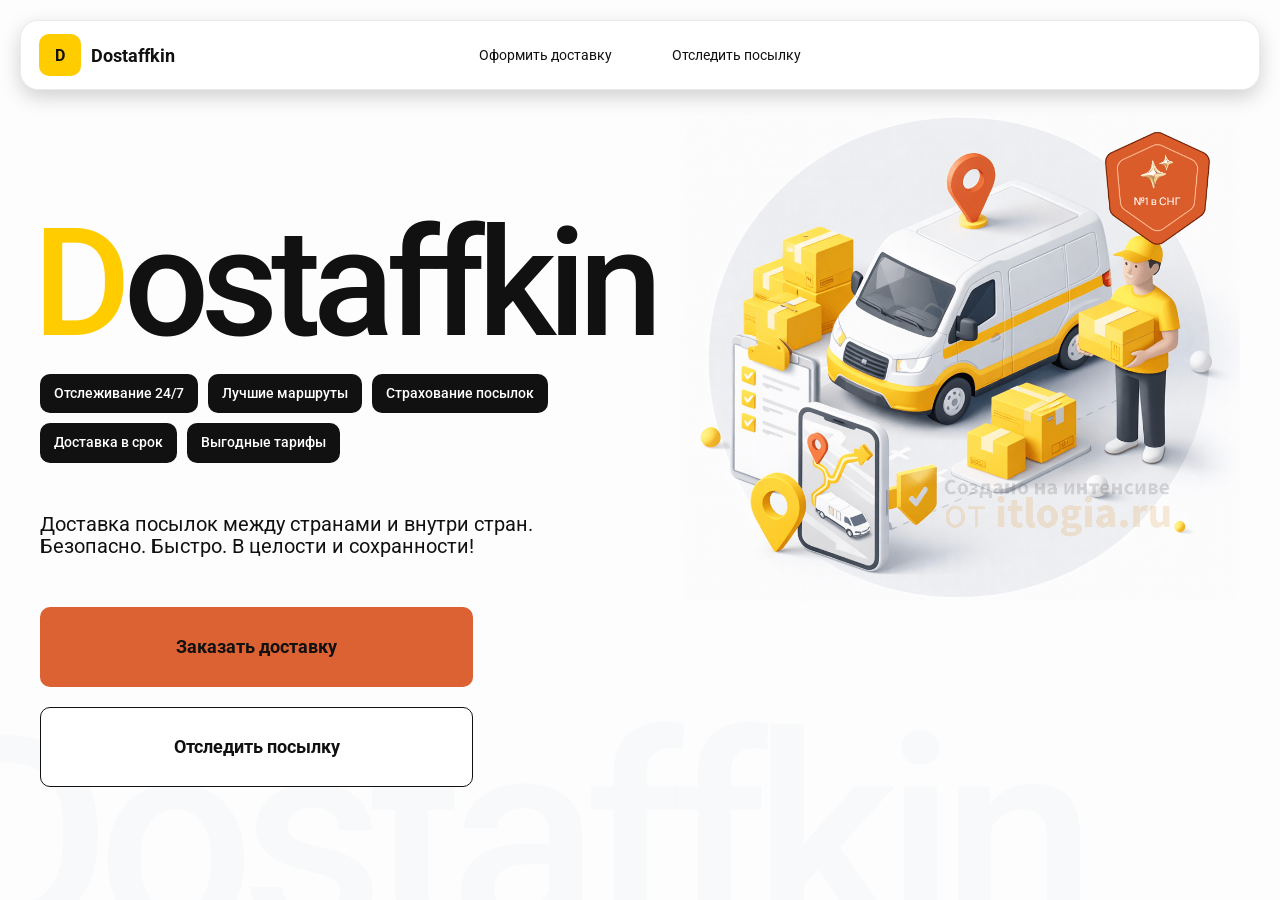
<file: index.html>
<!doctype html>
<html lang="ru">
  <head>
    <meta charset="utf-8" />
    <meta
      name="viewport"
      content="width=device-width,initial-scale=1,maximum-scale=1,user-scalable=0"
    />
    <link rel="stylesheet" href="styles/base.css" />
    <link rel="stylesheet" href="styles/base_adaptive.css" />
    <link rel="stylesheet" href="styles/index.css" />
    <link rel="stylesheet" href="styles/index_adaptive.css" />
    <title>
      Dostaffkin — Доставка посылок между странами и внутри стран. Безопасно.
      Быстро. В целости и сохранности!
    </title>
  </head>
  <body>
    <div class="container">
      <header class="header">
        <a class="header-brand" href="#">
          <div class="header-logo">D</div>
          <div class="header-title">Dostaffkin</div>
        </a>
        <nav class="header-menu">
          <a class="header-link" href="./order.html"
            >Оформить <span>доставку</span></a
          >
          <a class="header-link" href="./track.html"
            >Отследить <span>посылку</span></a
          >
        </nav>
      </header>
      <main class="main">
        <section class="main-info">
          <div class="main-title"><span>D</span>ostaffkin</div>
          <div class="main-features">
            <div class="main-feature">Отслеживание 24/7</div>
            <div class="main-feature">Лучшие маршруты</div>
            <div class="main-feature">Страхование посылок</div>
            <div class="main-feature">Доставка в срок</div>
            <div class="main-feature">Выгодные тарифы</div>
          </div>
          <div class="main-description">
            Доставка посылок между странами и внутри стран. Безопасно. Быстро. В
            целости и сохранности!
          </div>
          <div class="main-actions">
            <a class="button" type="button" href="./order.html"
              >Заказать доставку</a
            >
            <a class="button button-white" type="button" href="./track.html"
              >Отследить посылку</a
            >
          </div>
        </section>
        <section class="main-image">
          <img src="images/main-image.png" alt="Main image" />
        </section>
        <div class="main-title-ghost">Dostaffkin</div>
      </main>
    </div>
  </body>
</html>
</file>
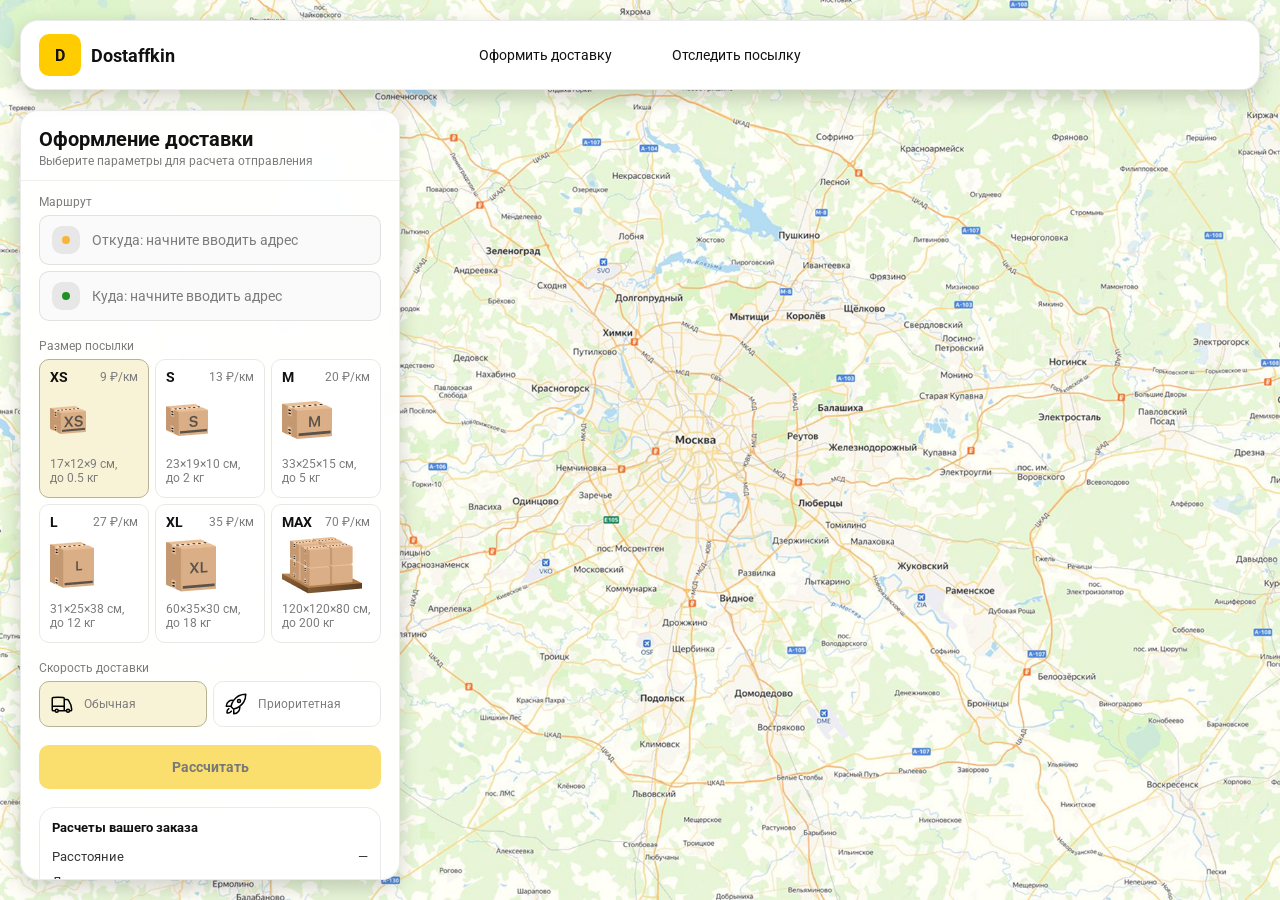
<file: order.html>
<!doctype html>
<html lang="ru">
  <head>
    <meta charset="utf-8" />
    <meta
      name="viewport"
      content="width=device-width,initial-scale=1,maximum-scale=1,user-scalable=0"
    />
    <title>Оформление доставки</title>

    <link rel="stylesheet" href="styles/base.css" />
    <link rel="stylesheet" href="styles/base_adaptive.css" />

    <link rel="stylesheet" href="styles/order.css" />
    <link rel="stylesheet" href="styles/order_adaptive.css" />
    <script
      src="https://api-maps.yandex.ru/2.1/?lang=ru_RU&apikey=3018a73b-e162-4b14-925b-858fc920c9d9&suggest_apikey=693b95c1-c87d-40e2-a6b6-f0154dc99f1f"
      type="text/javascript"
    ></script>
  </head>
  <body>
    <div id="map"></div>
    <header class="header">
      <a class="header-brand" href="./index.html">
        <div class="header-logo">D</div>
        <div class="header-title">Dostaffkin</div>
      </a>
      <nav class="header-menu">
        <a class="header-link" href="#">Оформить <span>доставку</span></a>
        <a class="header-link" href="./track.html"
          >Отследить <span>посылку</span></a
        >
      </nav>
    </header>
    <aside class="main" id="sidebar">
      <div class="main-header">
        <div class="main-title">Оформление доставки</div>
        <div class="main-text">Выберите параметры для расчета отправления</div>
      </div>
      <div class="main-content">
        <div class="main-route">
          <div class="main-block-title">Маршрут</div>
          <div class="main-fields">
            <div class="main-field" id="fromField">
              <div class="main-pin"></div>
              <input
                id="from"
                placeholder="Откуда: начните вводить адрес"
                autocomplete="off"
              />
              <div
                class="main-ac"
                id="fromAc"
                role="listbox"
                aria-label="Подсказки адресов"
              ></div>
            </div>

            <div class="main-field" id="toField">
              <div class="main-pin"></div>
              <input
                id="to"
                placeholder="Куда: начните вводить адрес"
                autocomplete="off"
              />
              <div
                class="main-ac"
                id="toAc"
                role="listbox"
                aria-label="Подсказки адресов"
              ></div>
            </div>
          </div>
        </div>
        <div class="main-package">
          <div class="main-block-title">Размер посылки</div>

          <div class="main-sizes">
            <div class="main-size-card is-active" data-value="xs">
              <div class="main-size-top">
                <div class="main-size-label">XS</div>
                <div class="main-size-rate">9 ₽/км</div>
              </div>
              <div class="main-size-media">
                <img src="images/sizes/xs.png" alt="Короб XS" />
              </div>
              <div class="main-size-description">
                17×12×9 см,<br />до 0.5 кг
              </div>
            </div>

            <div class="main-size-card" data-value="s">
              <div class="main-size-top">
                <div class="main-size-label">S</div>
                <div class="main-size-rate">13 ₽/км</div>
              </div>
              <div class="main-size-media">
                <img src="images/sizes/s.png" alt="Короб S" />
              </div>
              <div class="main-size-description">23×19×10 см,<br />до 2 кг</div>
            </div>

            <div class="main-size-card" data-value="m">
              <div class="main-size-top">
                <div class="main-size-label">M</div>
                <div class="main-size-rate">20 ₽/км</div>
              </div>
              <div class="main-size-media">
                <img src="images/sizes/m.png" alt="Короб M" />
              </div>
              <div class="main-size-description">33×25×15 см,<br />до 5 кг</div>
            </div>

            <div class="main-size-card" data-value="l">
              <div class="main-size-top">
                <div class="main-size-label">L</div>
                <div class="main-size-rate">27 ₽/км</div>
              </div>
              <div class="main-size-media">
                <img src="images/sizes/l.png" alt="Короб L" />
              </div>
              <div class="main-size-description">
                31×25×38 см,<br />до 12 кг
              </div>
            </div>

            <div class="main-size-card" data-value="xl">
              <div class="main-size-top">
                <div class="main-size-label">XL</div>
                <div class="main-size-rate">35 ₽/км</div>
              </div>
              <div class="main-size-media">
                <img src="images/sizes/xl.png" alt="Короб XL" />
              </div>
              <div class="main-size-description">
                60×35×30 см,<br />до 18 кг
              </div>
            </div>

            <div class="main-size-card" data-value="max">
              <div class="main-size-top">
                <div class="main-size-label">MAX</div>
                <div class="main-size-rate">70 ₽/км</div>
              </div>
              <div class="main-size-media main-size-media-palleta">
                <img src="images/sizes/max.png" alt="Паллета" />
              </div>
              <div class="main-size-description">
                120×120×80 см,<br />до 200 кг
              </div>
            </div>
          </div>
        </div>
        <div class="main-speed">
          <div class="main-block-title">Скорость доставки</div>

          <div class="main-speeds">
            <div class="main-speed-card is-active" data-value="regular">
              <img
                class="main-speed-media"
                src="images/icons/regular.svg"
                alt="Regular"
              />
              <div class="main-speed-description">Обычная</div>
            </div>
            <div class="main-speed-card" data-value="fast">
              <img
                class="main-speed-media"
                src="images/icons/fast.svg"
                alt="Fast"
              />
              <div class="main-speed-description">Приоритетная</div>
            </div>
          </div>
        </div>
        <div class="main-calculate-block">
          <button
            id="calc"
            class="button calculate-button"
            type="button"
            disabled
          >
            Рассчитать
          </button>
        </div>
        <div class="main-result" id="result">
          <div class="main-result-title">Расчеты вашего заказа</div>
          <div class="main-result-lines">
            <div class="main-result-line">
              <span>Расстояние</span><span id="distanceValue">—</span>
            </div>
            <div class="main-result-line">
              <span>Доставим через</span><span id="durationValue">—</span>
            </div>
            <div class="main-result-line">
              <span>Тариф</span><span id="rateValue">—</span>
            </div>
          </div>
          <div class="main-price">
            <div class="main-price-label">Итого</div>
            <div class="main-price-value" id="totalValue">—</div>
          </div>
        </div>
        <div class="main-order-box">
          <div class="main-order-form" id="orderForm">
            <div class="main-order-title">Оформление доставки</div>
            <div class="main-block-info-row">
              <div class="main-block-title">Контакты</div>
              <div class="order-fields">
                <div class="main-field">
                  <input
                    id="customerName"
                    placeholder="Ваше имя"
                    autocomplete="off"
                  />
                </div>
                <div class="main-field">
                  <input
                    id="customerPhone"
                    placeholder="Ваш телефон"
                    autocomplete="off"
                    inputmode="tel"
                  />
                </div>
              </div>
            </div>
            <div class="main-block-info-row extra-info">
              <div class="main-block-title">Дополнительная информация</div>
              <div class="main-field textarea">
                <textarea
                  id="comment"
                  placeholder="Детали доставки и комментарии"
                ></textarea>
              </div>
            </div>
            <button
              id="submit"
              class="button main-submit-request"
              type="button"
              disabled
            >
              Отправить заявку
            </button>
          </div>

          <div class="main-order-success" id="orderSuccess">
            <div class="main-success-icon">✓</div>
            <div class="main-success-title">Заявка отправлена!</div>
            <div class="main-success-title">
              Номер отправления – <span id="orderId"></span>
            </div>
            <div class="main-success-subtitle">Мы скоро свяжемся с вами</div>
          </div>
        </div>
      </div>
    </aside>

    <script src="./scripts/order.js"></script>
  </body>
</html>
</file>
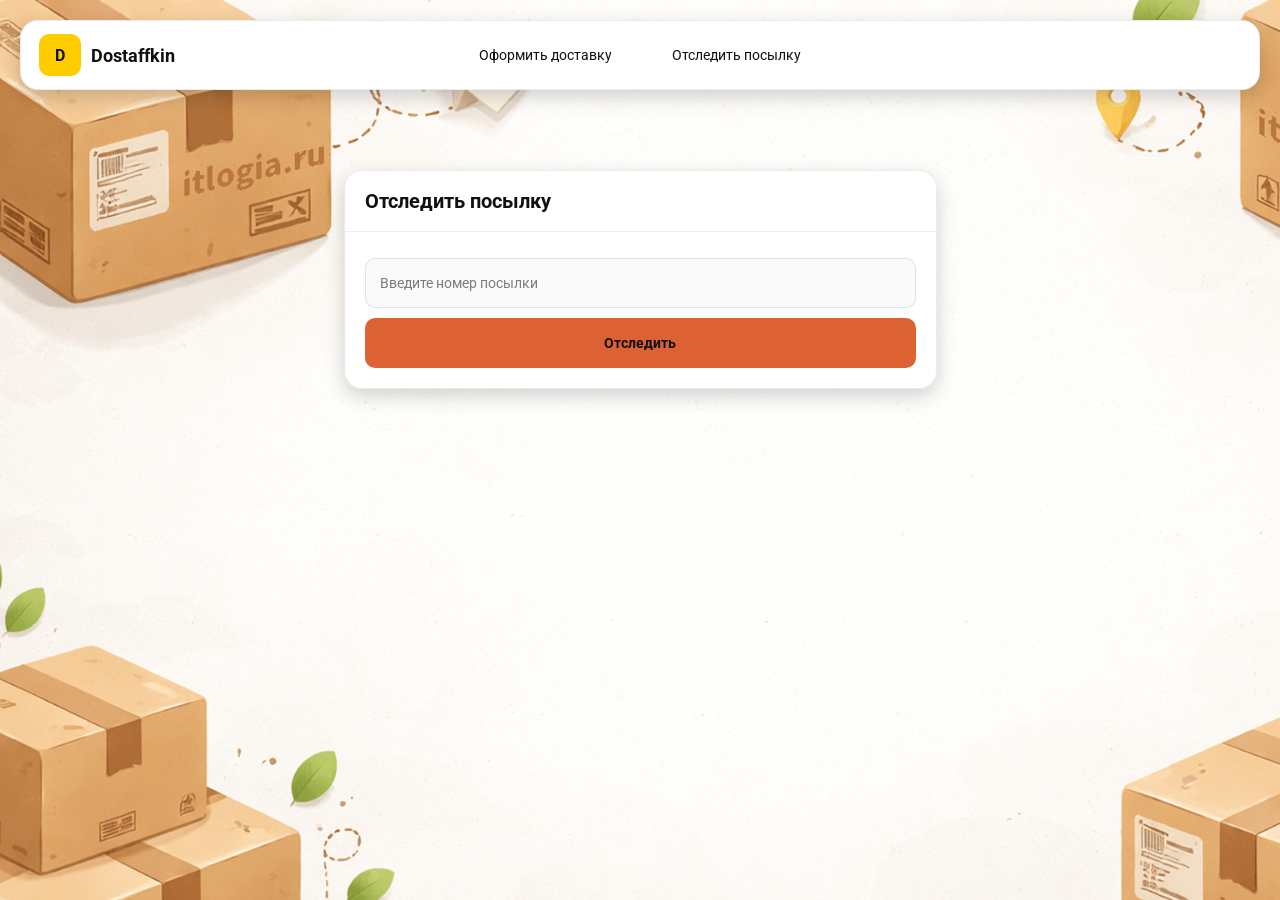
<file: track.html>
<!doctype html>
<html lang="ru">
  <head>
    <meta charset="utf-8" />
    <meta
      name="viewport"
      content="width=device-width,initial-scale=1,maximum-scale=1,user-scalable=0"
    />
    <title>Отследить посылку</title>
    <link rel="stylesheet" href="styles/base.css" />
    <link rel="stylesheet" href="styles/base_adaptive.css" />

    <link rel="stylesheet" href="styles/track.css" />
    <link rel="stylesheet" href="styles/track_adaptive.css" />
  </head>
  <body>
    <div class="container">
      <header class="header">
        <a class="header-brand" href="./index.html">
          <div class="header-logo">D</div>
          <div class="header-title">Dostaffkin</div>
        </a>
        <nav class="header-menu">
          <a class="header-link" href="./order.html"
            >Оформить <span>доставку</span></a
          >
          <a class="header-link" href="#">Отследить <span>посылку</span></a>
        </nav>
      </header>
      <main class="track-content">
        <section class="track-card track-search">
          <div class="track-title">Отследить посылку</div>
          <div class="track-action">
            <div class="main-field track-field">
              <input
                id="trackNumber"
                placeholder="Введите номер посылки"
                autocomplete="off"
              />
            </div>
            <button id="trackButton" class="button track-button" type="button">
              Отследить
            </button>
          </div>
        </section>
        <section class="track-card track-result" id="trackResult">
          <div class="track-result-header">
            <div class="track-id" id="trackIdValue"></div>
            <div class="track-routes">
              <div class="track-route">
                <div class="track-route-pin">
                  <svg
                    xmlns="http://www.w3.org/2000/svg"
                    fill="none"
                    viewBox="0 0 24 24"
                    stroke-width="1.5"
                    stroke="orange"
                    class="size-6"
                  >
                    <path
                      stroke-linecap="round"
                      stroke-linejoin="round"
                      d="M15 10.5a3 3 0 1 1-6 0 3 3 0 0 1 6 0Z"
                    />
                    <path
                      stroke-linecap="round"
                      stroke-linejoin="round"
                      d="M19.5 10.5c0 7.142-7.5 11.25-7.5 11.25S4.5 17.642 4.5 10.5a7.5 7.5 0 1 1 15 0Z"
                    />
                  </svg>
                </div>
                <div class="track-route-address" id="trackFromValue">
                  Откуда: Москва, улица Арбат, 1
                </div>
              </div>
              <div class="track-route track-route-arrow">
                <svg
                  xmlns="http://www.w3.org/2000/svg"
                  fill="none"
                  viewBox="0 0 24 24"
                  stroke-width="1.5"
                  stroke="currentColor"
                  class="size-6"
                >
                  <path
                    stroke-linecap="round"
                    stroke-linejoin="round"
                    d="M19.5 13.5 12 21m0 0-7.5-7.5M12 21V3"
                  />
                </svg>
              </div>
              <div class="track-route">
                <div class="track-route-pin">
                  <svg
                    xmlns="http://www.w3.org/2000/svg"
                    fill="none"
                    viewBox="0 0 24 24"
                    stroke-width="1.5"
                    stroke="green"
                    class="size-6"
                  >
                    <path
                      stroke-linecap="round"
                      stroke-linejoin="round"
                      d="M15 10.5a3 3 0 1 1-6 0 3 3 0 0 1 6 0Z"
                    />
                    <path
                      stroke-linecap="round"
                      stroke-linejoin="round"
                      d="M19.5 10.5c0 7.142-7.5 11.25-7.5 11.25S4.5 17.642 4.5 10.5a7.5 7.5 0 1 1 15 0Z"
                    />
                  </svg>
                </div>
                <div class="track-route-address" id="trackToValue">
                  Куда: Минск, проспект Независимости, 58
                </div>
              </div>
            </div>
          </div>
          <div class="track-info">
            <div class="track-status-title">Статус данной посылки:</div>
            <div class="track-status-list" id="trackStatusList">
              <div class="track-status created">
                <img
                  src="images/icons/created.svg"
                  class="track-status-icon"
                  alt="Created"
                />
                <div class="track-status-text">
                  <div class="track-status-text-state">Создан</div>
                  <div class="track-status-text-date">10.01.2026</div>
                </div>
              </div>

              <div class="track-status in-way">
                <img
                  src="images/icons/in-way.svg"
                  class="track-status-icon"
                  alt="In way"
                />
                <div class="track-status-text">
                  <div class="track-status-text-state">В пути: Москва</div>
                  <div class="track-status-text-date">18.01.2026</div>
                </div>
              </div>

              <div class="track-status ready">
                <img
                  src="images/icons/ready.svg"
                  class="track-status-icon"
                  alt="Ready"
                />
                <div class="track-status-text">
                  <div class="track-status-text-state">Готов к выдаче</div>
                  <div class="track-status-text-date">25.01.2026</div>
                </div>
              </div>

              <div class="track-status done">
                <img
                  src="images/icons/done.svg"
                  class="track-status-icon"
                  alt="Done"
                />
                <div class="track-status-text">
                  <div class="track-status-text-state">Вручен</div>
                  <div class="track-status-text-date">27.01.2026</div>
                </div>
              </div>
            </div>
          </div>
        </section>
      </main>
    </div>

    <script src="./scripts/track.js"></script>
  </body>
</html>
</file>
<file: styles/base.css>
*,
*::before,
*::after {
  box-sizing: border-box;
}

@font-face {
  font-family: "Roboto";
  src: url("../fonts/Roboto-Regular.ttf");
  font-weight: normal;
}

@font-face {
  font-family: "Roboto";
  src: url("../fonts/Roboto-Bold.ttf");
  font-weight: bold;
}

@font-face {
  font-family: "Roboto";
  src: url("../fonts/Roboto-Medium.ttf");
  font-weight: 500;
}

html,
body {
  margin: 0;
  color: #111111;
  font-family: "Roboto", sans-serif;
}

body {
  background: #fdfdfd;
}

.container {
  overflow: hidden;
  min-height: 100vh;
}

.header {
  border-radius: 18px;
  box-shadow: 0 7px 20px 0 #0000002e;
  backdrop-filter: blur(10px);
  background: #ffffff;
  left: 20px;
  border: 1px solid rgba(0, 0, 0, 0.08);
  position: fixed;
  right: 20px;
  top: 20px;
  padding: 14px 18px;
  height: 70px;
  display: flex;
  align-items: center;
  z-index: 6;
}

.header-brand {
  display: flex;
  align-items: center;
  text-decoration: none;
  gap: 10px;
}

.header-logo {
  width: 42px;
  height: 42px;
  border-radius: 10px;
  background: #ffcc00;
  display: grid;
  place-items: center;
  font-weight: bold;
  color: #111;
}

.header-title {
  font-size: 18px;
  font-weight: bold;
  color: #111111;
  text-decoration: none;
}

.header-menu {
  display: flex;
  align-items: center;
  gap: 60px;
  margin: 0;
  position: absolute;
  left: 50%;
  transform: translateX(-50%);
}

.header-link {
  font-size: 14px;
  color: #111111;
  text-decoration: none;
}

.button {
  border: 0;
  outline: none;
  height: 44px;
  border-radius: 10px;
  font-size: 14px;
  font-weight: bold;
  cursor: pointer;
  font-family: inherit;
  transition:
    transform 0.08s ease,
    opacity 0.12s ease;
  background: #dc6133;
  color: #111111;
  text-align: center;
  text-decoration: none;
}

.button:hover {
  background-color: #e5bc19;
}

.button:disabled {
  cursor: not-allowed;
  background-color: #fade6e;
  color: #787878;
  transform: none;
}

.button.button-white {
  background: #ffffff;
  border: 1px solid #111111;
}

.button.button-white:hover {
  background: rgb(241 241 241);
}

.main-field {
  display: flex;
  align-items: center;
  margin-top: 6px;
  gap: 10px;
  border: 1px solid #1111111a;
  background: #fafafa;
  border-radius: 10px;
  padding: 10px 12px;
  position: relative;
  box-sizing: border-box;
  height: 50px;
}

.main-field.textarea {
  height: auto;
}

.main-pin {
  width: 28px;
  height: 28px;
  border-radius: 10px;
  background: rgba(17, 17, 17, 0.08);
  display: grid;
  place-items: center;
  flex: 0 0 auto;
  position: relative;
}

.main-pin::before {
  content: "";
  width: 8px;
  height: 8px;
  border-radius: 999px;
  background: orange;
  opacity: 0.75;
  display: block;
}

.main-field:last-child .main-pin::before {
  background: green;
  opacity: 0.85;
}

input,
textarea {
  width: 100%;
  border: 0;
  outline: none;
  background: transparent;
  font-size: 14px;
  color: #111111;
  font-family: inherit;
}

textarea {
  resize: vertical;
  min-height: 72px;
  padding: 2px 0;
}

input::placeholder,
textarea::placeholder {
  color: #7c7c7c;
}

.main-field:focus-within {
  border-color: rgba(0, 0, 0, 0.2);
  box-shadow: 0 0 0 4px rgba(255, 204, 0, 0.35);
  background: rgba(255, 255, 255, 0.75);
}
</file>
<file: styles/base_adaptive.css>
@media (max-width: 767px) {
  .header {
    left: 10px;
    right: 10px;
    top: 10px;
  }

  .header-link span {
    display: none;
  }

  .header-menu {
    gap: 20px;
    justify-content: flex-start;
    margin: 0 0 0 30px;
    position: static;
    transform: none;
  }
}

@media (max-width: 420px) {
  .header-title {
    display: none;
  }
}

@media (max-width: 374px) {
  .header-menu {
    gap: 10px;
    margin: 0 0 0 10px;
  }
}
</file>
<file: styles/index.css>
.main {
  padding: 111px 40px 40px;
  position: relative;
  display: flex;
}

.main-info {
  max-width: 840px;
  width: 100%;
  position: relative;
}

.main-title {
  margin-top: 98px;
  font-weight: 500;
  font-size: 200px;
  line-height: 1;
  letter-spacing: -0.05em;
  color: #111111;
  left: -15px;
  position: relative;
}

.main-title span {
  color: #ffcc00;
}

.main-features {
  margin-top: 15px;
  display: flex;
  flex-wrap: wrap;
  gap: 10px;
}

.main-feature {
  background: #111111;
  color: #ffffff;
  padding: 12px 14px;
  font-weight: 500;
  font-size: 14px;
  line-height: 1.1;
  border-radius: 10px;
}

.main-description {
  margin-top: 50px;
  max-width: 500px;
  font-size: 20px;
  line-height: 1.1;
  color: #111111;
}

.main-actions {
  margin-top: 50px;
  display: flex;
  flex-direction: column;
  gap: 20px;
}

.main-actions .button {
  height: 80px;
  width: 433px;
  font-size: 18px;
  font-weight: bold;
  place-items: center;
  display: grid;
}

.main-title-ghost {
  position: absolute;
  z-index: -1;
  left: -70px;
  bottom: -150px;
  font-weight: 500;
  font-size: 278px;
  line-height: 1;
  letter-spacing: -0.05em;
  color: #ecedf04d;
}

.main-image {
  width: 1024px;
  top: 100px;
  z-index: -2;
}

.main-image img {
  width: 100%;
  max-width: 1024px;
  height: auto;
  display: block;
}
</file>
<file: styles/index_adaptive.css>
@media (max-width: 1760px) {
  .main-title {
    font-size: 150px;
    left: -7px;
  }

  .main-info {
    max-width: 640px;
  }
}

@media (max-width: 1200px) {
  .main-info {
    max-width: 540px;
  }

  .main {
    padding: 111px 20px 20px;
  }

  .main-title {
    font-size: 120px;
    left: -4px;
  }

  .main-title-ghost {
    font-size: 220px;
  }
}

@media (max-width: 1024px) {
  .main-title {
    margin-top: 30px;
  }

  .main {
    flex-direction: column-reverse;
  }

  .main-image {
    max-width: 350px;
    position: absolute;
    left: 370px;
    top: 370px;
  }

  .main-info {
    max-width: 100%;
  }

  .main-actions {
    gap: 10px;
  }

  .main-actions .button {
    height: 50px;
    font-size: 14px;
    width: auto;
    max-width: 300px;
  }

  .main-description {
    max-width: 350px;
  }
}

@media (max-width: 570px) {
  .main-title {
    font-size: 88px;
  }

  .main-description {
    max-width: 100%;
  }

  .main-actions {
    width: 100%;
  }

  .main-actions .button {
    width: 100%;
    max-width: 100%;
  }

  .main-image {
    max-width: 650px;
    position: absolute;
    left: 170px;
    top: 70px;
    opacity: 0.2;
  }
}

@media (max-width: 400px) {
  .main-title {
    font-size: 70px;
  }
}
</file>
<file: styles/order.css>
#map {
  background-image: url("../images/order-bg.jpg");
  background-size: cover;
  position: fixed;
  inset: 0;
}

.main {
  border-radius: 18px;
  box-shadow: 0 7px 20px 0 #0000002e;
  backdrop-filter: blur(10px);
  background: rgba(255, 255, 255, 0.96);
  left: 20px;
  border: 1px solid rgba(0, 0, 0, 0.08);
  position: fixed;
  top: 110px;
  bottom: 20px;
  width: 380px;
  display: flex;
  flex-direction: column;
  overflow: hidden;
  z-index: 5;
}

.main-header {
  padding: 18px 18px 12px 18px;
  border-bottom: 1px solid rgba(0, 0, 0, 0.06);
  display: flex;
  flex-direction: column;
}

.main-title {
  font-size: 20px;
  line-height: 100%;
  font-weight: bold;
}

.main-text {
  font-size: 12px;
  margin-top: 5px;
  color: #7c7c7c;
}

.main-content {
  padding: 14px 18px 18px 18px;
  overflow: auto;
  scrollbar-width: none;
  display: flex;
  flex-direction: column;
  gap: 18px;
  flex: 1;
}

.main-block-title {
  font-size: 12px;
  color: #7c7c7c;
}

.main-route .main-block-title,
.main-package .main-block-title {
  margin-bottom: 6px;
}

.main-sizes {
  display: grid;
  gap: 6px;
  grid-template-columns: repeat(3, 1fr);
}

.main-size-card {
  border: 1px solid #e8e8e7;
  background: #ffffff;
  border-radius: 10px;
  padding: 10px;
  cursor: pointer;
  user-select: none;
  transition:
    transform 0.08s ease,
    border-color 0.12s ease,
    background 0.12s ease;
  min-height: 139px;
}

.main-size-card:hover {
  transform: translateY(-1px);
}

.main-size-card.is-active {
  background-color: #f8f2d6;
  border-color: #b7b196;
}

.main-size-top {
  display: flex;
  align-items: center;
  justify-content: space-between;
}

.main-size-label {
  font-weight: bold;
  font-size: 14px;
  color: #111111;
  line-height: 100%;
}

.main-size-rate {
  font-size: 12px;
  color: #7c7c7c;
  line-height: 100%;
}

.main-size-media {
  margin-top: 8px;
  height: 57px;
}

.main-size-description {
  margin-top: 8px;
  font-size: 12px;
  color: #7c7c7c;
  line-height: 1.2;
}

.main-speed .main-block-title {
  margin-bottom: 6px;
}

.main-speeds {
  display: grid;
  gap: 6px;
  grid-template-columns: repeat(2, 1fr);
}

.main-speed-card {
  border: 1px solid #e8e8e7;
  background: #ffffff;
  border-radius: 10px;
  padding: 10px;
  cursor: pointer;
  user-select: none;
  transition:
    transform 0.08s ease,
    border-color 0.12s ease,
    background 0.12s ease;
  display: flex;
  align-items: center;
  gap: 10px;
}

.main-speed-card:hover {
  transform: translateY(-1px);
}

.main-speed-card.is-active {
  background-color: #f8f2d6;
  border-color: #b7b196;
}

.main-speed-description {
  font-size: 12px;
  color: #7c7c7c;
  line-height: 1.2;
}

.calculate-button {
  width: 100%;
}

.main-result {
  border: 1px solid rgba(0, 0, 0, 0.08);
  background: rgba(255, 255, 255, 0.75);
  border-radius: 16px;
  padding: 12px;
  line-height: 1.25;
}

.main-result-title {
  font-weight: bold;
  font-size: 13px;
  color: #111111;
  margin-bottom: 13px;
}

.main-result-lines {
  gap: 8px;
  display: flex;
  flex-direction: column;
}

.main-result-line {
  font-size: 13px;
  color: rgba(17, 17, 17, 0.85);
  display: flex;
  justify-content: space-between;
}

.main-price {
  margin-top: 18px;
  padding-top: 10px;
  border-top: 1px dashed rgba(0, 0, 0, 0.12);
  display: flex;
  align-items: baseline;
  justify-content: space-between;
}

.main-price-label {
  font-size: 12px;
  color: rgba(17, 17, 17, 0.55);
}

.main-price-value {
  font-size: 20px;
  font-weight: bold;
  color: #111111;
  letter-spacing: -0.3px;
}

.main-order-box {
  background: #ffffff;
  border: 1px solid #e8e8e7;
  border-radius: 10px;
  padding: 12px;
}

.main-order-title {
  margin-bottom: 8px;
  font-weight: bold;
  font-size: 14px;
  color: #111111;
}

.main-block-info {
  display: flex;
  flex-direction: column;
  gap: 6px;
}

.order-fields {
  display: grid;
  grid-template-columns: 1fr 1fr;
  column-gap: 10px;
  margin-top: 6px;
}

.main-block-info-row.extra-info {
  display: block;
  margin-top: 13px;
}

.main-submit-request {
  width: 100%;
  margin-top: 6px;
}

.main-order-success {
  display: none;
  text-align: center;
  padding: 22px 12px;
  gap: 12px;
}

.main-order-success.is-visible {
  display: flex;
  flex-direction: column;
  align-items: center;
}

.main-success-icon {
  width: 56px;
  height: 56px;
  border-radius: 50%;
  background: #16a34a;
  color: #ffffff;
  display: grid;
  place-items: center;
  font-size: 30px;
}

.main-success-title {
  font-size: 14px;
  font-weight: bold;
  color: #111111;
}

.main-success-subtitle {
  font-size: 12px;
  color: rgba(17, 17, 17, 0.55);
  line-height: 1.3;
}
</file>
<file: styles/order_adaptive.css>
@media (max-width: 767px) {
  .main {
    left: 10px;
    right: 10px;
    top: 50%;
    bottom: 12px;
    width: auto;
    max-width: none;
  }
}

@media (max-width: 420px) {
  .main-sizes {
    grid-template-columns: repeat(2, 1fr);
  }
}
</file>
<file: styles/track.css>
.container {
  background: #f4f4f4 url("../images/track-bg.png");
  background-size: cover;
  min-height: 100vh;
  padding: 170px 0 50px 0;
}

.track-content {
  width: 593px;
  margin: 0 auto;
}

.track-card {
  width: 100%;
  border-radius: 18px;
  box-shadow: 0 7px 20px 0 #0000002e;
  backdrop-filter: blur(10px);
  background: rgba(255, 255, 255, 0.96);
  border: 1px solid rgba(0, 0, 0, 0.08);
}

.track-title {
  font-size: 20px;
  line-height: 100%;
  font-weight: bold;
  border-bottom: 1px solid #eeeeee;
  padding: 20px;
}

.track-action {
  padding: 20px;
}

.track-button {
  width: 100%;
  height: 50px;
}

.track-field {
  margin-bottom: 10px;
}

.track-result {
  margin-top: 5px;
  display: none;
}

.track-result.is-visible {
  display: block;
}

.track-result-header {
  font-weight: bold;
  font-size: 14px;
  color: #111111;
  padding: 20px;
  border-bottom: 1px solid #eeeeee;
}

.track-id {
  margin-bottom: 12px;
  font-size: 20px;
}

.track-routes {
  display: flex;
  flex-direction: column;
  gap: 10px;
  font-weight: normal;
}

.track-route {
  display: flex;
  align-items: center;
  gap: 10px;
}

.track-route-pin {
  width: 24px;
  height: 24px;
  flex-shrink: 0;
}

.track-route-arrow {
  padding: 15px 0;
  width: 24px;
  height: 24px;
}

.track-info {
  padding: 20px;
}

.track-status {
  display: flex;
  align-items: center;
  font-size: 12px;
  gap: 10px;
}

.track-status-title {
  font-size: 14px;
  color: #111111;
  margin-bottom: 20px;
}

.track-status-list {
  display: flex;
  flex-direction: column;
  gap: 15px;
}

.track-status-icon {
  width: 40px;
  height: 40px;
  border-radius: 50%;
  background: rgba(17, 17, 17, 0.08);
  display: grid;
  place-items: center;
  flex: 0 0 auto;
}

.track-status.created .track-status-icon {
  background-color: #f1cb00;
}

.track-status.in-way .track-status-icon {
  background-color: #f08a11;
}

.track-status.ready .track-status-icon {
  background-color: #a35d0a;
}

.track-status.done .track-status-icon {
  background-color: #37c93b;
}

.track-status-text {
  display: flex;
  align-items: center;
  justify-content: space-between;
  color: #111111;
  font-size: 12px;
  flex: 1;
}

.track-status-date {
  color: rgba(17, 17, 17, 0.55);
}
</file>
<file: styles/track_adaptive.css>
@media (max-width: 767px) {
  .container {
    padding: 130px 0 50px 0;
  }

  .track-content {
    width: 100%;
    padding-left: 10px;
    padding-right: 10px;
  }

  .track-result-header {
    padding: 20px;
  }
}
</file>
